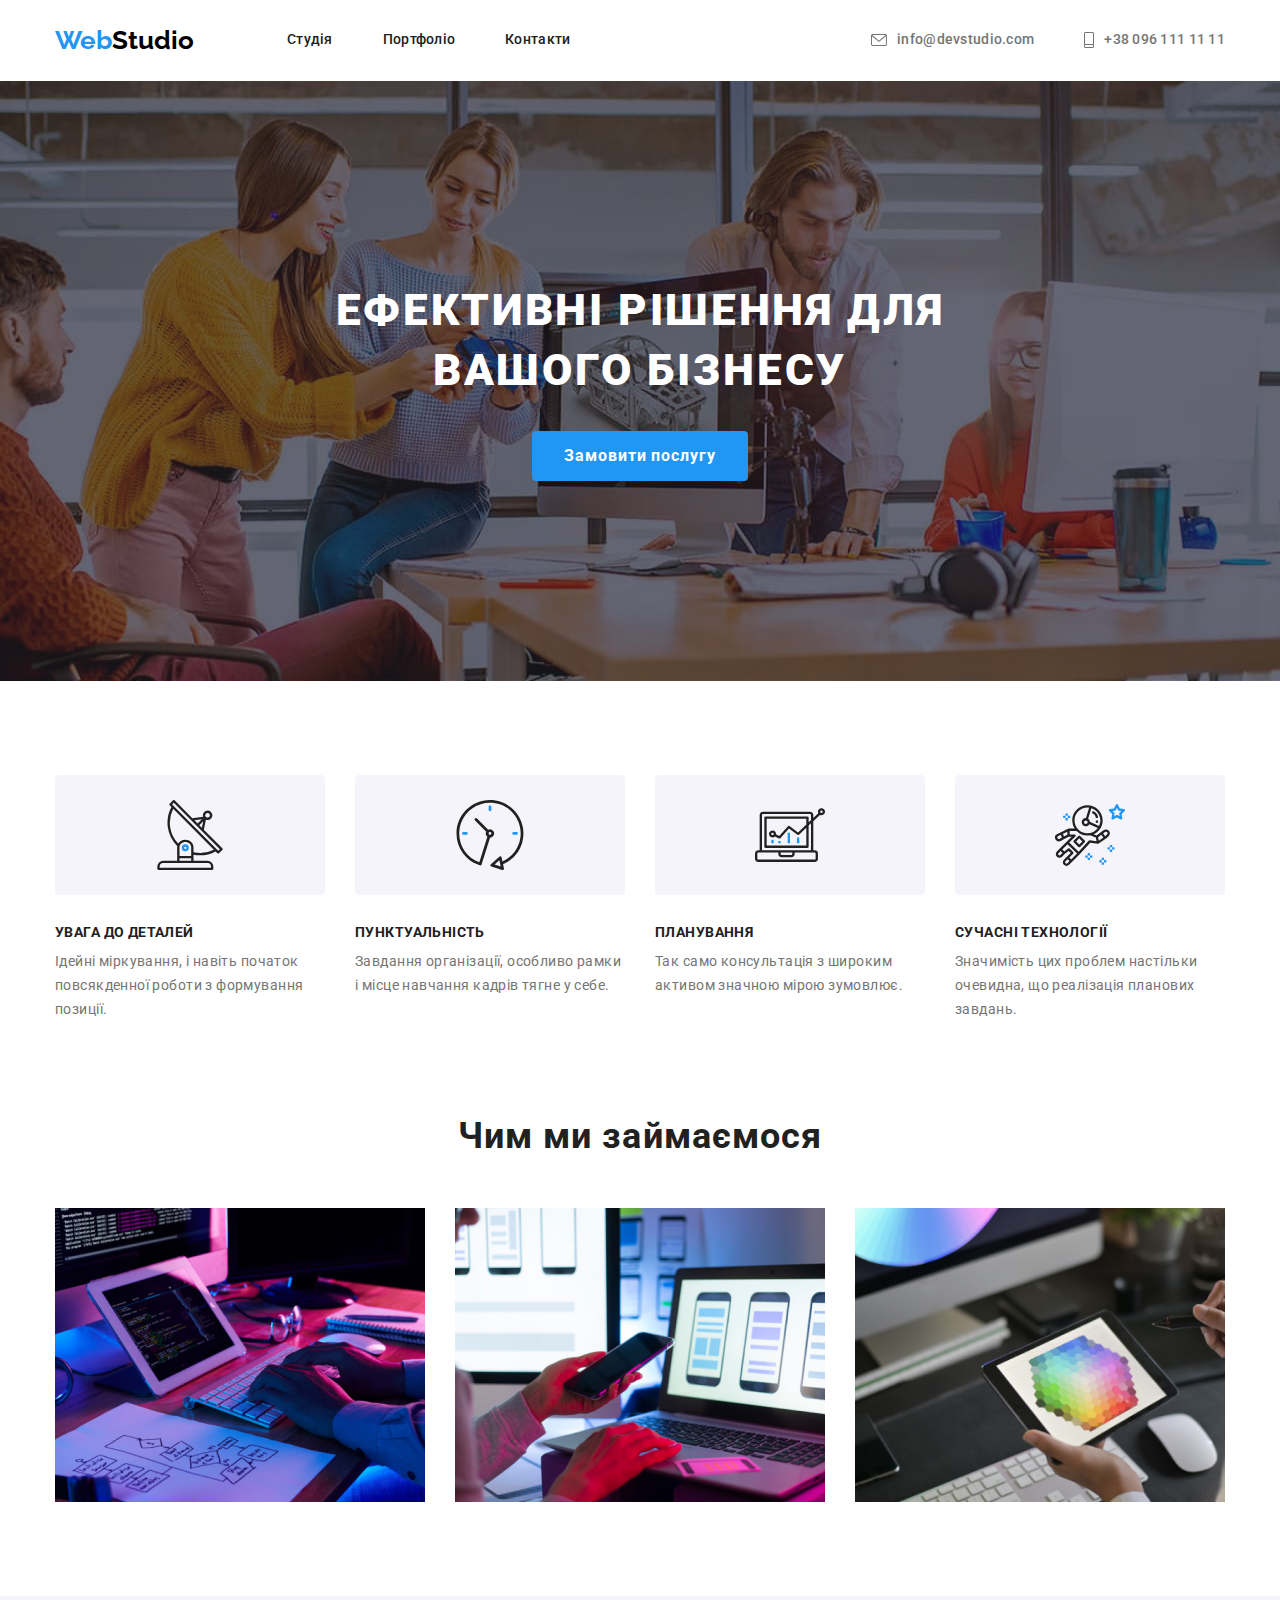
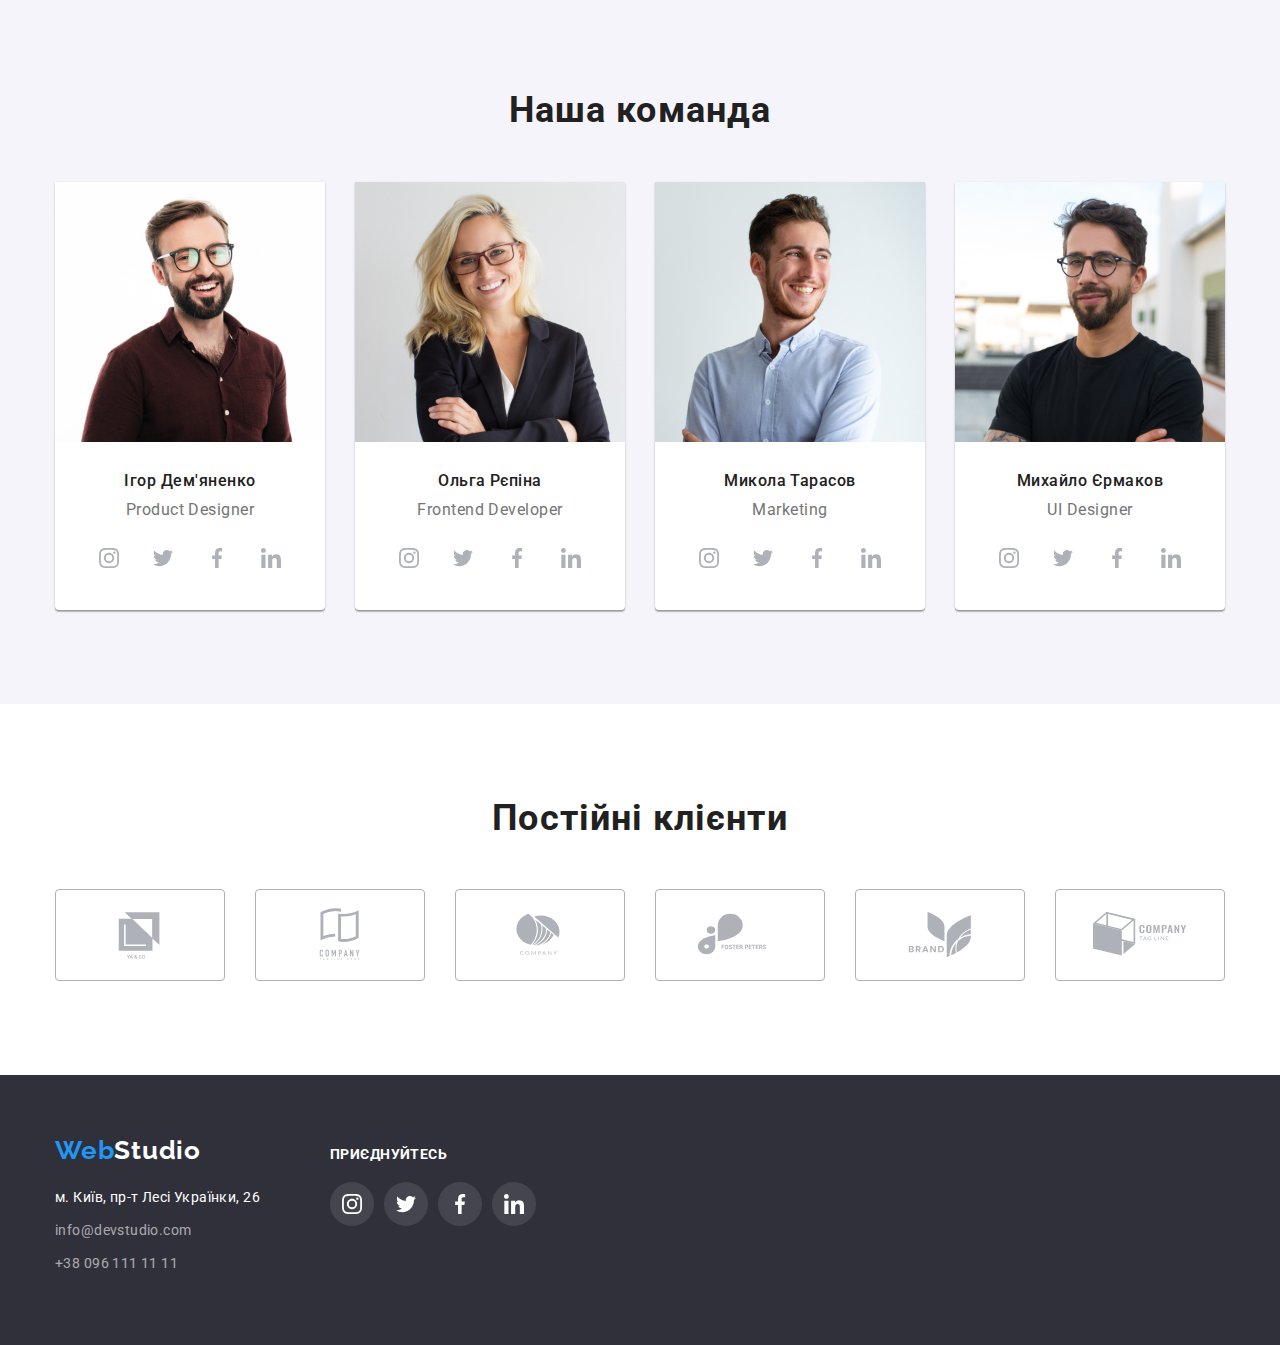
<file: index.html>
<!DOCTYPE html>
<html lang="uk">
  <head>
    <meta charset="UTF-8" />
    <meta http-equiv="X-UA-Compatible" content="IE=edge" />
    <meta name="viewport" content="width=device-width, initial-scale=1.0" />
    <title>Document</title>
    <link
      rel="stylesheet"
      href="https://cdnjs.cloudflare.com/ajax/libs/modern-normalize/1.1.0/modern-normalize.min.css"
    />
    <link rel="stylesheet" href="./css/styles.css" />
    <link rel="preconnect" href="https://fonts.googleapis.com" />
    <link rel="preconnect" href="https://fonts.gstatic.com" crossorigin />
    <link
      href="https://fonts.googleapis.com/css2?family=Raleway:wght@700&family=Roboto:wght@400;500;700;900&display=swap"
      rel="stylesheet"
    />
  </head>

  <body>
    <header>
      <div class="container">
        <div class="header-container">
          <nav class="header-nav">
            <a class="logo-link" href="#"><span class="logoweb">Web</span>Studio </a>
            <ul class="nav-links">
              <li>
                <a class="nav-link" href="#">Студія</a>
              </li>
              <li>
                <a class="nav-link" href="./portfolio.html">Портфоліо</a>
              </li>
              <li>
                <a class="nav-link" href="#">Контакти</a>
              </li>
            </ul>
          </nav>

          <ul class="contact-links">
            <li class="contact-links-list">
              <a class="contact-link" href="info@devstudio.com">
                <div class="contact-links-img">
                  <svg width="16" height="12">
                    <use href="./images/icons.svg#icon-envelope"></use>
                  </svg>
                </div>
                info@devstudio.com</a
              >
            </li>

            <li class="contact-links-list">
              <a class="contact-link" href="tel:+380961111111">
                <div class="contact-links-img">
                  <svg width="10" height="16">
                    <use href="./images/icons.svg#icon-phone"></use>
                  </svg>
                </div>
                +38 096 111 11 11</a
              >
            </li>
          </ul>
        </div>
      </div>
    </header>
    <main>
      <section class="main-section-button">
        <div class="container">
          <div class="container-main-button">
            <h1 class="main-text-button">Ефективні рішення для вашого бізнесу</h1>
            <button type="button" class="main-button">Замовити послугу</button>
          </div>
        </div>
      </section>
      <section class="main-text-section">
        <div class="container">
          <div class="container-main-text-title">
            <ul class="main-text">
              <li>
                <div class="main-text-img">
                  <svg width="70" height="70">
                    <use href="./images/icons.svg#icon-antenna"></use>
                  </svg>
                </div>
                <h3 class="main-text-title">УВАГА ДО ДЕТАЛЕЙ</h3>
                <p class="main-text-paragraph">
                  Ідейні міркування, і навіть початок повсякденної роботи з формування позиції.
                </p>
              </li>
              <li>
                <div class="main-text-img">
                  <svg width="70" height="70">
                    <use href="./images/icons.svg#icon-clock"></use>
                  </svg>
                </div>
                <h3 class="main-text-title">ПУНКТУАЛЬНІСТЬ</h3>
                <p class="main-text-paragraph">
                  Завдання організації, особливо рамки і місце навчання кадрів тягне у себе.
                </p>
              </li>
              <li>
                <div class="main-text-img">
                  <svg width="70" height="70">
                    <use href="./images/icons.svg#icon-diagram"></use>
                  </svg>
                </div>
                <h3 class="main-text-title">ПЛАНУВАННЯ</h3>
                <p class="main-text-paragraph">
                  Так само консультація з широким активом значною мірою зумовлює.
                </p>
              </li>
              <li>
                <div class="main-text-img">
                  <svg width="70" height="70">
                    <use href="./images/icons.svg#icon-astronaut"></use>
                  </svg>
                </div>
                <h3 class="main-text-title">СУЧАСНІ ТЕХНОЛОГІЇ</h3>
                <p class="main-text-paragraph">
                  Значимість цих проблем настільки очевидна, що реалізація планових завдань.
                </p>
              </li>
            </ul>
          </div>
        </div>
      </section>
      <section class="main-section-whatwedoings">
        <div class="container">
          <div class="container-main-whatwedoings">
            <h2 class="text-whatwedoing">Чим ми займаємося</h2>
            <ul class="main-section-whatwedoing">
              <li>
                <img
                  src="./images/studio.image/whatwedoing1.png"
                  alt="Написання коду"
                  width="370"
                />
              </li>

              <li>
                <img
                  src="./images/studio.image/whatwedoing2.png"
                  alt="Мобільний додаток"
                  width="370"
                />
              </li>

              <li>
                <img
                  src="./images/studio.image/whatwedoing3.png"
                  alt="Графічний дизайн"
                  width="370"
                />
              </li>
            </ul>
          </div>
        </div>
      </section>
      <section class="section-list-teams">
        <div class="container">
          <h2 class="team-title">Наша команда</h2>
          <ul class="list-teams-block">
            <li class="list-teams">
              <img
                src="./images/studio.image/ІгорДем'яненко.png"
                alt="Ігор Дем'яненко Product Designer"
                width="270"
              />
              <div class="team-text">
                <h3 class="list-team">Ігор Дем'яненко</h3>
                <p class="list-team-text">Product Designer</p>
                <div class="list-team-link">
                  <ul class="net-list">
                    <li class="net-item">
                      <a href="#" class="net-link">
                        <svg class="net-icon" width="20" height="20">
                          <use href="./images/icons.svg#icon-instagram"></use>
                        </svg>
                      </a>
                    </li>
                    <li class="net-item">
                      <a href="#" class="net-link">
                        <svg class="net-icon" width="20" height="20">
                          <use href="./images/icons.svg#icon-twitter"></use>
                        </svg>
                      </a>
                    </li>
                    <li class="net-item">
                      <a href="#" class="net-link">
                        <svg class="net-icon" width="20" height="20">
                          <use href="./images/icons.svg#icon-facebook"></use>
                        </svg>
                      </a>
                    </li>
                    <li class="net-item">
                      <a href="#" class="net-link">
                        <svg class="net-icon" width="20" height="20">
                          <use href="./images/icons.svg#icon-linkedin"></use>
                        </svg>
                      </a>
                    </li>
                  </ul>
                </div>
              </div>
            </li>

            <li class="list-teams">
              <img
                src="./images/studio.image/ОльгаРєпіна.png"
                alt="Ольга Рєпіна Frontend Developer"
                width="270"
              />
              <div class="team-text">
                <h3 class="list-team">Ольга Рєпіна</h3>
                <p class="list-team-text">Frontend Developer</p>
                <div class="list-team-link">
                  <ul class="net-list">
                    <li class="net-item">
                      <a href="#" class="net-link">
                        <svg class="net-icon" width="20" height="20">
                          <use href="./images/icons.svg#icon-instagram"></use>
                        </svg>
                      </a>
                    </li>
                    <li class="net-item">
                      <a href="#" class="net-link">
                        <svg class="net-icon" width="20" height="20">
                          <use href="./images/icons.svg#icon-twitter"></use>
                        </svg>
                      </a>
                    </li>
                    <li class="net-item">
                      <a href="#" class="net-link">
                        <svg class="net-icon" width="20" height="20">
                          <use href="./images/icons.svg#icon-facebook"></use>
                        </svg>
                      </a>
                    </li>
                    <li class="net-item">
                      <a href="#" class="net-link">
                        <svg class="net-icon" width="20" height="20">
                          <use href="./images/icons.svg#icon-linkedin"></use>
                        </svg>
                      </a>
                    </li>
                  </ul>
                </div>
              </div>
            </li>
            <li class="list-teams">
              <img
                src="./images/studio.image/МиколаТарасов.png"
                alt="Микола Тарасов Marketing"
                width="270"
              />
              <div class="team-text">
                <h3 class="list-team">Микола Тарасов</h3>
                <p class="list-team-text">Marketing</p>
                <div class="list-team-link">
                  <ul class="net-list">
                    <li class="net-item">
                      <a href="#" class="net-link">
                        <svg class="net-icon" width="20" height="20">
                          <use href="./images/icons.svg#icon-instagram"></use>
                        </svg>
                      </a>
                    </li>
                    <li class="net-item">
                      <a href="#" class="net-link">
                        <svg class="net-icon" width="20" height="20">
                          <use href="./images/icons.svg#icon-twitter"></use>
                        </svg>
                      </a>
                    </li>
                    <li class="net-item">
                      <a href="#" class="net-link">
                        <svg class="net-icon" width="20" height="20">
                          <use href="./images/icons.svg#icon-facebook"></use>
                        </svg>
                      </a>
                    </li>
                    <li class="net-item">
                      <a href="#" class="net-link">
                        <svg class="net-icon" width="20" height="20">
                          <use href="./images/icons.svg#icon-linkedin"></use>
                        </svg>
                      </a>
                    </li>
                  </ul>
                </div>
              </div>
            </li>
            <li class="list-teams">
              <img
                src="./images/studio.image/МихайлоЄрмаков.png"
                alt="Михайло Єрмаков UI Designer"
                width="270"
              />
              <div class="team-text">
                <h3 class="list-team">Михайло Єрмаков</h3>
                <p class="list-team-text">UI Designer</p>
                <div class="list-team-link">
                  <ul class="net-list">
                    <li class="net-item">
                      <a href="#" class="net-link">
                        <svg class="net-icon" width="20" height="20">
                          <use href="./images/icons.svg#icon-instagram"></use>
                        </svg>
                      </a>
                    </li>
                    <li class="net-item">
                      <a href="#" class="net-link">
                        <svg class="net-icon" width="20" height="20">
                          <use href="./images/icons.svg#icon-twitter"></use>
                        </svg>
                      </a>
                    </li>
                    <li class="net-item">
                      <a href="#" class="net-link">
                        <svg class="net-icon" width="20" height="20">
                          <use href="./images/icons.svg#icon-facebook"></use>
                        </svg>
                      </a>
                    </li>
                    <li class="net-item">
                      <a href="#" class="net-link">
                        <svg class="net-icon" width="20" height="20">
                          <use href="./images/icons.svg#icon-linkedin"></use>
                        </svg>
                      </a>
                    </li>
                  </ul>
                </div>
              </div>
            </li>
          </ul>
        </div>
      </section>
      <section class="permanent-clients-section">
        <div class="container">
          <h2 class="permanent-clients-title">Постійні клієнти</h2>
          <ul class="permanent-clients-block">
            <li>
              <a href="#" class="permanent-clients-link">
                <svg class="permanent-icon" width="106" height="60">
                  <use href="./images/icons.svg#icon-company1"></use>
                </svg>
              </a>
            </li>
            <li>
              <a href="#" class="permanent-clients-link">
                <svg class="permanent-icon" width="106" height="60">
                  <use href="./images/icons.svg#icon-company2"></use>
                </svg>
              </a>
            </li>
            <li>
              <a href="#" class="permanent-clients-link">
                <svg class="permanent-icon" width="106" height="60">
                  <use href="./images/icons.svg#icon-company3"></use>
                </svg>
              </a>
            </li>
            <li>
              <a href="#" class="permanent-clients-link">
                <svg class="permanent-icon" width="106" height="60">
                  <use href="./images/icons.svg#icon-company4"></use>
                </svg>
              </a>
            </li>
            <li>
              <a href="#" class="permanent-clients-link">
                <svg class="permanent-icon" width="106" height="60">
                  <use href="./images/icons.svg#icon-company5"></use>
                </svg>
              </a>
            </li>
            <li>
              <a href="#" class="permanent-clients-link">
                <svg class="permanent-icon" width="106" height="60">
                  <use href="./images/icons.svg#icon-company6"></use>
                </svg>
              </a>
            </li>
          </ul>
        </div>
      </section>
    </main>
    <footer>
      <div class="container">
        <div class="container-footer-wrapper">
          <div class="container-footer">
            <a class="logo-link-footer" href="#"><span class="logoweb-footer">Web</span>Studio </a>
            <ul class="contact-links-footer">
              <li class="link-address">м. Київ, пр-т Лесі Українки, 26</li>
              <li class="contact-link-footer">info@devstudio.com</li>
              <li class="contact-link-footer">+38 096 111 11 11</li>
            </ul>
          </div>
          <div class="container-soc-links-footer">
            <p class="soc-link-text">приєднуйтесь</p>
            <div class="soc-links-footer">
              <ul class="soc-links">
                <li class="soc-link">
                  <a href="#" class="footer-soc-link">
                    <svg class="footer-net-icon" width="20" height="20">
                      <use href="./images/icons.svg#icon-instagram"></use>
                    </svg>
                  </a>
                </li>
                <li class="soc-link">
                  <a href="#" class="footer-soc-link">
                    <svg class="footer-net-icon" width="20" height="20">
                      <use href="./images/icons.svg#icon-twitter"></use>
                    </svg>
                  </a>
                </li>
                <li class="soc-link">
                  <a href="#" class="footer-soc-link">
                    <svg class="footer-net-icon" width="20" height="20">
                      <use href="./images/icons.svg#icon-facebook"></use>
                    </svg>
                  </a>
                </li>
                <li class="soc-link">
                  <a href="#" class="footer-soc-link">
                    <svg class="footer-net-icon" width="20" height="20">
                      <use href="./images/icons.svg#icon-linkedin"></use>
                    </svg>
                  </a>
                </li>
              </ul>
            </div>
          </div>
        </div>
      </div>
    </footer>
  </body>
</html>
</file>
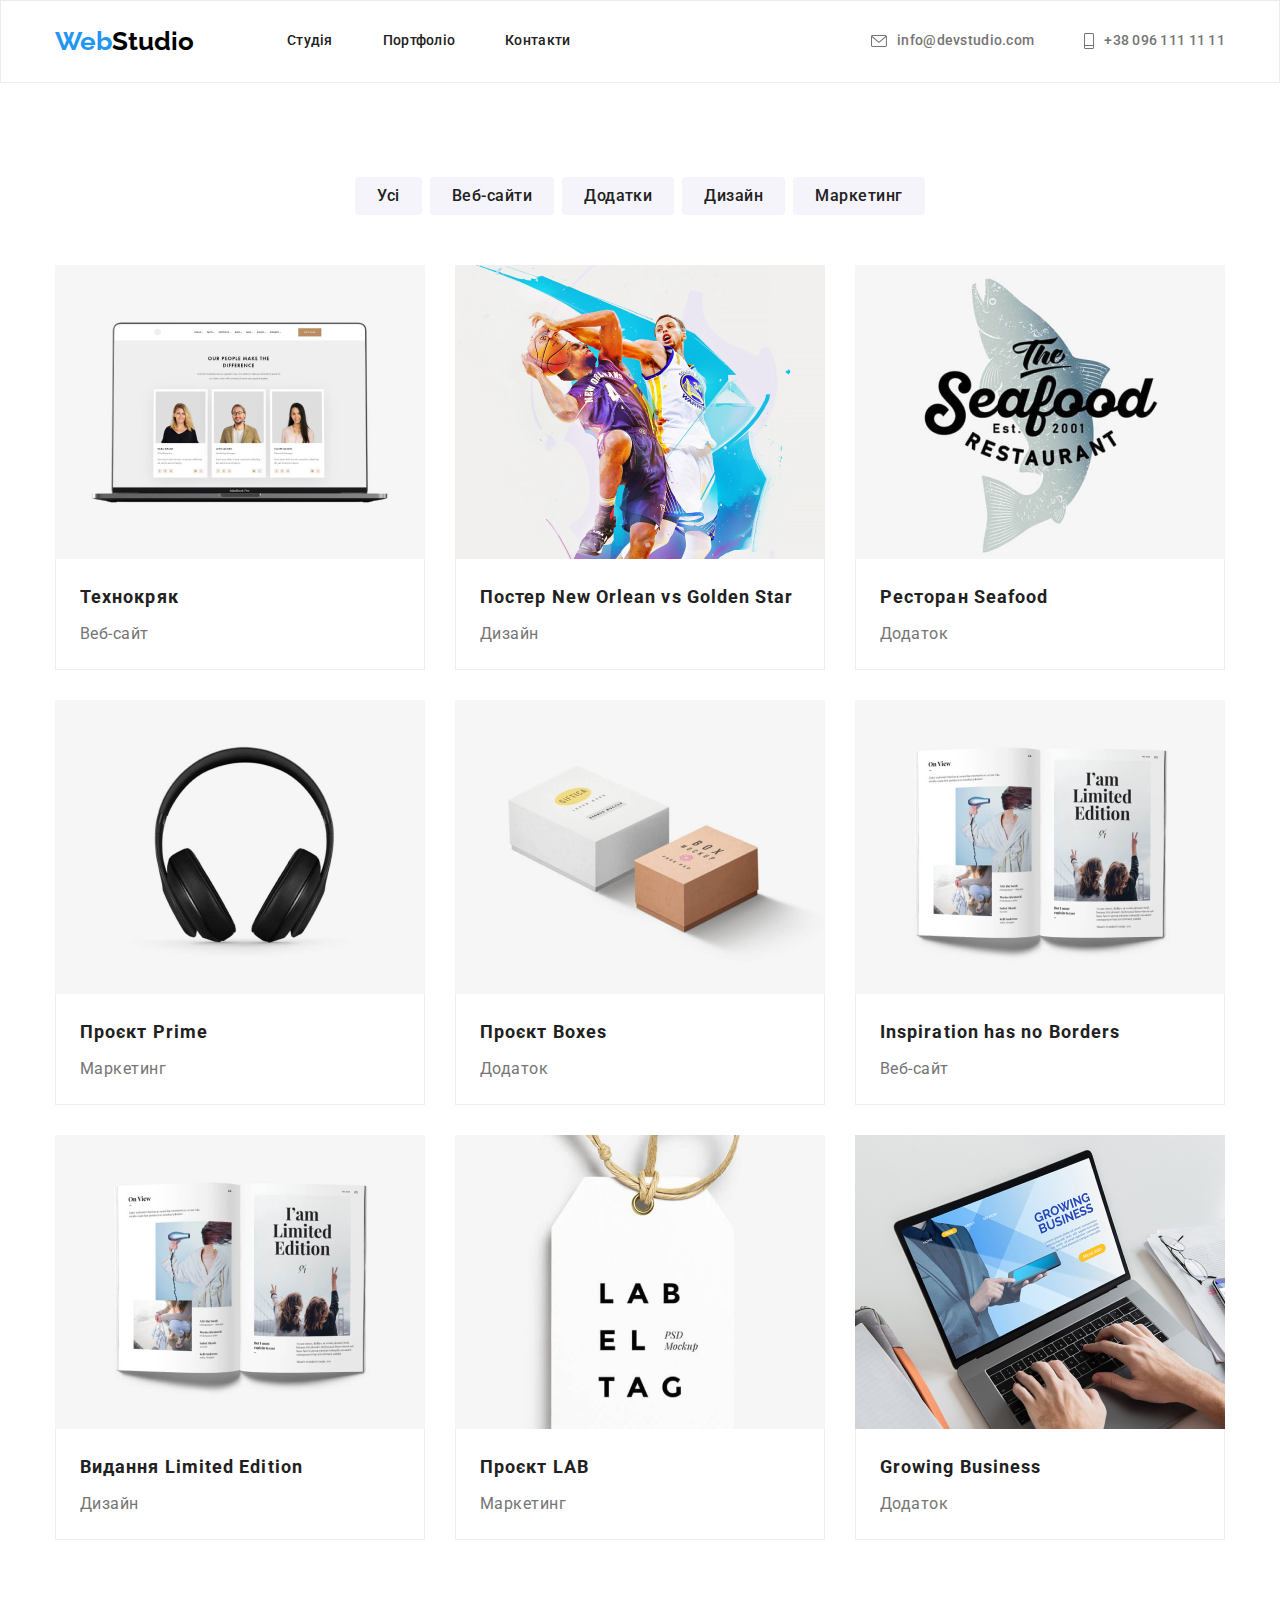
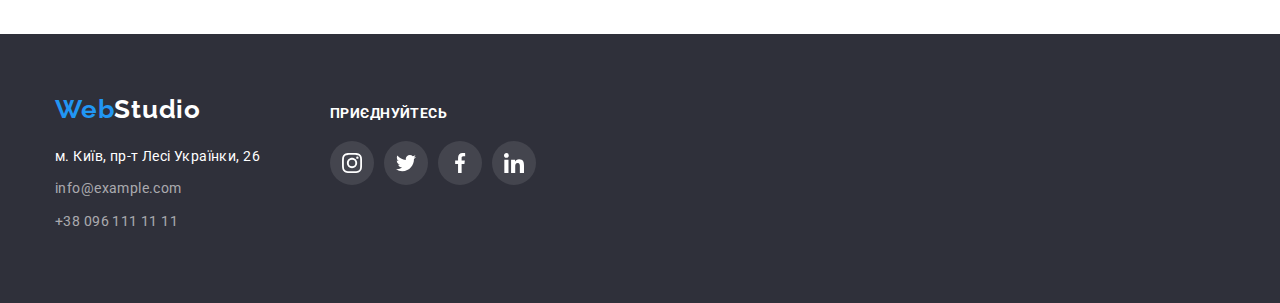
<file: portfolio.html>
<!DOCTYPE html>
<html lang="uk">
  <head>
    <meta charset="UTF-8" />
    <meta http-equiv="X-UA-Compatible" content="IE=edge" />
    <meta name="viewport" content="width=device-width, initial-scale=1.0" />
    <title>Document</title>
    <link
      rel="stylesheet"
      href="https://cdnjs.cloudflare.com/ajax/libs/modern-normalize/1.1.0/modern-normalize.min.css"
    />
    <link rel="stylesheet" href="./css/styles.css" />
    <link rel="preconnect" href="https://fonts.googleapis.com" />
    <link rel="preconnect" href="https://fonts.gstatic.com" crossorigin />

    <link
      href="https://fonts.googleapis.com/css2?family=Raleway:wght@700&family=Roboto:wght@400;500;700;900&display=swap"
      rel="stylesheet"
    />
  </head>

  <body class="body-portfolio">
    <header class="header-portfolio">
      <div class="container">
        <div class="header-container">
          <nav class="header-nav">
            <a class="logo-link" href="#"><span class="logoweb">Web</span>Studio </a>
            <ul class="nav-links">
              <li>
                <a class="nav-link" href="./index.html">Студія</a>
              </li>
              <li>
                <a class="nav-link" href="./portfolio.html">Портфоліо</a>
              </li>
              <li>
                <a class="nav-link" href="#">Контакти</a>
              </li>
            </ul>
          </nav>

          <ul class="contact-links">
            <li class="contact-links-list">
              <a class="contact-link" href="info@devstudio.com">
                <div class="contact-links-img">
                  <svg width="16" height="12">
                    <use href="./images/icons.svg#icon-envelope"></use>
                  </svg>
                </div>
                info@devstudio.com
              </a>
            </li>
          
            <li class="contact-links-list">
              <a class="contact-link" href="tel:+380961111111">
                <div class="contact-links-img">
                  <svg width="10" height="16">
                    <use href="./images/icons.svg#icon-phone"></use>
                  </svg>
                </div>
                +38 096 111 11 11
              </a>
            </li>
          </ul>
        </div>
      </div>
    </header>
    <main>
      <section class="section-portfolio">
        <div class="container">
          <ul class="list-buttons-portfolio">
            <li><button type="button" class="button-portfolio">Усі</button></li>
            <li><button type="button" class="button-portfolio">Веб-сайти</button></li>
            <li><button type="button" class="button-portfolio">Додатки</button></li>
            <li><button type="button" class="button-portfolio">Дизайн</button></li>
            <li><button type="button" class="button-portfolio">Маркетинг</button></li>
          </ul>

          <ul class="list-portfolio-box">
            <li class="porfolio-box">
              <a href="#1" title="Розробка веб-сайтів">
                <img src="./images/portfolio.image/web-site.jpg" alt="Ноутбук із сайтом" />
              </a>
              <div class="portfolio-text">
                <h2 class="portfolio-title">Технокряк</h2>
                <p class="portfolio-paragraph">Веб-сайт</p>
              </div>
            </li>

            <li class="porfolio-box">
              <a href="#2" title="Дизайн">
                <img
                  src="./images/portfolio.image/design.jpg"
                  alt="Постер New Orlean vs Golden Star"
                />
              </a>
              <div class="portfolio-text">
                <h2 class="portfolio-title">Постер New Orlean vs Golden Star</h2>
                <p class="portfolio-paragraph">Дизайн</p>
              </div>
            </li>

            <li class="porfolio-box">
              <a href="#3" title="Додаток">
                <img src="./images/portfolio.image/addition.jpg" alt="Ресторан Морська Їжа" />
              </a>
              <div class="portfolio-text">
                <h2 class="portfolio-title">Ресторан Seafood</h2>
                <p class="portfolio-paragraph">Додаток</p>
              </div>
            </li>

            <li class="porfolio-box">
              <a href="#4" title="Маркетинг">
                <img src="./images/portfolio.image/marketing.jpg" alt="Навушники" />
              </a>
              <div class="portfolio-text">
                <h2 class="portfolio-title">Проєкт Prime</h2>
                <p class="portfolio-paragraph">Маркетинг</p>
              </div>
            </li>

            <li class="porfolio-box">
              <a href="#5" title="Додаток">
                <img src="./images/portfolio.image/addition2.jpg" alt="Дві коробки" />
              </a>
              <div class="portfolio-text">
                <h2 class="portfolio-title">Проєкт Boxes</h2>
                <p class="portfolio-paragraph">Додаток</p>
              </div>
            </li>

            <li class="porfolio-box">
              <a href="#6" title="Веб-сайт">
                <img src="./images/portfolio.image/design2.jpg" alt="Монітор із сайтом" />
              </a>
              <div class="portfolio-text">
                <h2 class="portfolio-title">Inspiration has no Borders</h2>
                <p class="portfolio-paragraph">Веб-сайт</p>
              </div>
            </li>

            <li class="porfolio-box">
              <a href="#7" title="Дизайн">
                <img src="./images/portfolio.image/design2.jpg" alt="Відкритий журнал" />
              </a>
              <div class="portfolio-text">
                <h2 class="portfolio-title">Видання Limited Edition</h2>
                <p class="portfolio-paragraph">Дизайн</p>
              </div>
            </li>

            <li class="porfolio-box">
              <a href="#8" title="Маркетинг">
                <img src="./images/portfolio.image/marketing2.jpg" alt="Бірка LAB" />
              </a>
              <div class="portfolio-text">
                <h2 class="portfolio-title">Проєкт LAB</h2>
                <p class="portfolio-paragraph">Маркетинг</p>
              </div>
            </li>

            <li class="porfolio-box">
              <a href="#9" title="Додаток">
                <img
                  src="./images/portfolio.image/addition3.jpg"
                  alt="Відкритий ноутбук із сайтом"
                />
              </a>
              <div class="portfolio-text">
                <h2 class="portfolio-title">Growing Business</h2>
                <p class="portfolio-paragraph">Додаток</p>
              </div>
            </li>
          </ul>
        </div>
      </section>
    </main>
        <footer>
          <div class="container">
            <div class="container-footer-wrapper">
              <div class="container-footer">
                <a class="logo-link-footer" href="#"><span class="logoweb-footer">Web</span>Studio </a>
                <ul class="contact-links-footer">
                  <li class="link-address">м. Київ, пр-т Лесі Українки, 26</li>
                  <li class="contact-link-footer">info@example.com</li>
                  <li class="contact-link-footer">+38 096 111 11 11</li>
                </ul>
              </div>
              <div class="container-soc-links-footer">
                <p class="soc-link-text">приєднуйтесь</p>
                <div class="soc-links-footer">
                  <ul class="soc-links">
                    <li class="soc-link">
                      <a href="#" class="footer-soc-link">
                        <svg class="footer-net-icon" width="20" height="20">
                          <use href="./images/icons.svg#icon-instagram"></use>
                        </svg>
                      </a>
                    </li>
                    <li class="soc-link">
                      <a href="#" class="footer-soc-link">
                        <svg class="footer-net-icon" width="20" height="20">
                          <use href="./images/icons.svg#icon-twitter"></use>
                        </svg>
                      </a>
                    </li>
                    <li class="soc-link">
                      <a href="#" class="footer-soc-link">
                        <svg class="footer-net-icon" width="20" height="20">
                          <use href="./images/icons.svg#icon-facebook"></use>
                        </svg>
                      </a>
                    </li>
                    <li class="soc-link">
                      <a href="#" class="footer-soc-link">
                        <svg class="footer-net-icon" width="20" height="20">
                          <use href="./images/icons.svg#icon-linkedin"></use>
                        </svg>
                      </a>
                    </li>
                  </ul>
                </div>
              </div>
            </div>
        
          </div>
        </footer>
  </body>
</html>
</file>
<file: css/styles.css>
:root {
  --color-primary: #212121;
  --color-backgorund: #f5f4fa;
  --color-brand: #2f303a;
  --color-text: #757575;
  --color-backgorund2: #f5f5f5;
  --color-soc-link: #afb1b8;
  --color-focus: #2196f3;
}
h1,
h2,
h3,
h4,
h5,
h6,
p,
ul {
  margin: 0;
  padding: 0;
}
ul {
  list-style-type: none;
}

*,
*::before,
*::after {
  box-sizing: border-box;
}
img {
  display: block;
  max-width: 100%;
  height: auto;
}

body {
  color: var(--color-primary);
  font-family: 'Roboto', sans-serif;
  font-size: 16px;
  font-weight: 400;
  background-color: #fff;
}
section {
  padding: 94px 0;
}

.container {
  width: 100%;
  max-width: 1200px;
  padding: 0 15px;
  margin: 0 auto;
}
header {
  padding: 25px 0;
  background-color: #fff;
}
.header-container {
  display: flex;
  align-items: center;
  justify-content: space-between;
}
.header-nav {
  display: flex;
  flex-grow: 1;
  align-items: center;
}

.logo-link {
  color: #000000;
  font-family: 'Raleway', sans-serif;
  font-weight: 700;
  font-size: 26px;
  line-height: 1.19;
  text-decoration: none;
}
.logoweb {
  color: #2196f3;
}
.nav-links {
  display: flex;
  gap: 50px;
  margin-left: 93px;

  font-weight: 500;
  font-size: 14px;
  line-height: 1.14;
  letter-spacing: 0.02em;
}

.nav-link {
  color: var(--color-primary);
  text-decoration: none;
}

.nav-links .nav-link:hover {
  color: #2196f3;
}
.nav-links .nav-link:focus {
  color: var(--color-focus);
}
.contact-links {
  display: flex;
  gap: 50px;
  font-weight: 500;
  font-size: 14px;
  line-height: 1.14;
  letter-spacing: 0.02em;
}

.contact-links-img {
  display: flex;
  justify-content: center;
  align-items: center;
  fill: var(--color-text);
  margin-right: 10px;
}
.contact-link:hover .contact-links-img,
.contact-link:focus .contact-links-img {
  fill: var(--color-focus);
}

.contact-link {
  display: flex;
  justify-content: center;
  align-items: center;
  color: var(--color-text);
  text-decoration: none;
  cursor: pointer;
}
.contact-link:hover {
  color: var(--color-focus);
}
.contact-link:focus {
  color: var(--color-focus);
}
.main-section-button {
  background-position: center;
  background-repeat: no-repeat;
  padding: 200px 0;
  background-image: linear-gradient(to right, rgba(47, 48, 58, 0.4), rgba(47, 48, 58, 0.4)), url(../images/studio.image/backgroundimage.jpg);
}
.container-main-button {
  text-align: center;
}
.main-text-button {
  margin: 0 auto;
  max-width: 696px;
  font-weight: 900;
  font-size: 44px;
  line-height: 1.36;
  letter-spacing: 0.06em;
  text-transform: uppercase;
  color: #fff;
}
.main-button {
  margin-top: 30px;
  padding: 10px 32px;
  font-weight: 700;
  font-size: 16px;
  line-height: 1.87;
  letter-spacing: 0.06em;
  color: #fff;
  background-color: #2196f3;
  border: none;
  border-radius: 4px;
}
.main-button:hover {
  background-color: #188ce8;
  color: #fff;
}
.main-text-section {
  background-color: #fff;
  padding-bottom: initial;
}
.main-text {
  display: flex;
  gap: 30px;
  flex-basis: calc((100%-90px) / 4);
}

.main-text-img {
  display: flex;
  justify-content: center;
  align-items: center;
  width: 270px;
  height: 120px;
  margin-bottom: 30px;
  background-color: var(--color-backgorund);
  border-radius: 4px;

}
.main-text-title {
  margin-bottom: 10px;
  font-weight: 700;
  font-size: 14px;
  line-height: 1.14;
  letter-spacing: 0.03em;
  text-transform: uppercase;
  text-decoration: none;
  color: var(--color-primary);
}
.main-text-paragraph {
  font-size: 14px;
  line-height: 1.71;
  letter-spacing: 0.03em;
  color: var(--color-text);
  text-decoration: none;
}

.main-section-whatwedoing {
  display: flex;
  gap: 30px;
  flex-basis: calc((100%-90px) / 3);
  justify-content: center;

  background-color: #fff;
}
.container-main-whatwedoings {
  text-align: center;
}
.text-whatwedoing {
  margin-bottom: 50px;
  font-weight: 700;
  font-size: 36px;
  line-height: 1.16;
  letter-spacing: 0.03em;
  color: var(--color-primary);
}
.section-list-teams {
  background-color: var(--color-backgorund);
}
.list-teams-block {
  display: flex;
  gap: 30px;
  flex-basis: calc((100%-90px) / 4);
  justify-content: center;
}
.team-title {
  text-align: center;
  margin-bottom: 50px;
  font-weight: 700;
  font-size: 36px;
  line-height: 1.16;
  letter-spacing: 0.03em;
  color: var(--color-primary);
}
.list-team {
  margin-bottom: 10px;
  text-align: center;
  font-weight: 500;
  font-size: 16px;
  line-height: 1.18;
  letter-spacing: 0.03em;
  color: var(--color-primary);
}
.list-team-text {
  margin-bottom: 16px;
  text-align: center;
  font-size: 16px;
  line-height: 1.18;
  letter-spacing: 0.03em;
  color: var(--color-text);
}
.list-teams {
  background-color: #fff;
  box-shadow: 0px 1px 3px rgba(0, 0, 0, 0.12), 0px 1px 1px rgba(0, 0, 0, 0.14),
    0px 2px 1px rgba(0, 0, 0, 0.2);
  border-radius: 0px 0px 4px 4px;
}
.team-text {
  padding: 30px 0;
}

.net-list {
  display: flex;
  justify-content: center;
  gap: 10px;
}
.net-link {
  width: 44px;
  height: 44px;
  display: flex;
  align-items: center;
  justify-content: center;
  background-color: #fff;
  border-radius: 50%;
}
.net-link {
  fill: var(--color-soc-link);
}
.net-link:hover,
.net-link:focus {
  fill: #fff;
  background-color: var(--color-focus);
  outline: var(--color-focus);
}

.permanent-clients-title {
  margin-bottom: 50px;
  font-weight: 700;
  font-size: 36px;
  line-height: 1.16;
  text-align: center;
  letter-spacing: 0.03em;
}
.permanent-clients-block {
  display: flex;
  justify-content: center;
  gap: 30px;
}

.permanent-clients-link {
  width: 170px;
  height: 92px;
  display: flex;
  align-items: center;
  justify-content: center;
  fill: #afb1b8;
  border: 1px solid #afb1b8;
  border-radius: 4px;
}
.permanent-clients-link:hover,
.permanent-clients-link:focus {
  fill: var(--color-focus);
  border-color: var(--color-focus);
  outline: var(--color-focus);
}

footer {
  /* padding: 60px 0; */
  background-color: var(--color-brand);
}

.logo-link-footer {
  padding-top: 60px;

  color: #fff;
  font-family: 'Raleway', sans-serif;
  font-weight: 700;
  font-size: 26px;
  line-height: 1.19;
  letter-spacing: 0.03em;
  text-decoration: none;
}
.logoweb-footer {
  color: #2196f3;
}
.link-address {
  margin-bottom: 9px;
  font-size: 14px;
  line-height: 1.71;
  letter-spacing: 0.03em;
  color: #fff;
}
.contact-links-footer {
  margin-top: 20px;
}
.contact-link-footer {
  margin: 9px 0;
  font-size: 14px;
  line-height: 1.71;
  letter-spacing: 0.03em;
  color: rgba(255, 255, 255, 0.6);
}
.container-soc-links-footer{
  align-items: baseline;
  margin-left: 70px;
}
.container-footer-wrapper{
  align-items: baseline;
  display: flex;
  padding: 60px 0;
}
.soc-link-text{
  color: #fff;
  font-style: normal;
    font-weight: 700;
    font-size: 14px;
    line-height: 16px;
    letter-spacing: 0.03em;
    text-transform: uppercase;
    margin-bottom: 20px;
    
}
.soc-links{
  display: flex;
  gap: 10px;
}
.footer-soc-link{
  width: 44px;
    height: 44px;
    display: flex;
    align-items: center;
    justify-content: center;
    background-color: rgba(255, 255, 255, 0.1);;
    border-radius: 50%;
}
.footer-net-icon{
  fill: #fff;
}
.footer-soc-link:hover,
.footer-soc-link:focus
{
  fill: #fff;
  background-color: var(--color-focus);
  outline: var(--color-focus);
}




.header-portfolio {
  border: 1px solid #ececec;
}

.button-portfolio {
  padding: 6px 22px;
  font-weight: 500;
  font-size: 16px;
  line-height: 1.62;
  letter-spacing: 0.03em;
  color: var(--color-primary);
  background: var(--color-backgorund);
  border-radius: 4px;
  border: none;
  cursor: pointer;
}
.button-portfolio:focus {
  background-color: var(--color-focus);
  color: #fff;
}
.button-portfolio:hover {
  background-color: #2196f3;
  color: #fff;
}

.list-buttons-portfolio {
  display: flex;
  justify-content: center;
  gap: 8px;
}

.list-portfolio-box {
  display: flex;
  margin-top: 50px;
  gap: 30px;
  flex-wrap: wrap;
}
.porfolio-box {
  box-sizing: border-box;
  background: #ffffff;
  cursor: pointer;
}
.porfolio-box:focus,
.porfolio-box:hover{
  box-shadow: 0px 1px 1px rgba(0, 0, 0, 0.12), 0px 4px 4px rgba(0, 0, 0, 0.06), 1px 4px 6px rgba(0, 0, 0, 0.16);
}
.portfolio-title {
  margin-bottom: 4px;
  font-weight: 700;
  font-size: 18px;
  line-height: 2;
  letter-spacing: 0.06em;
  color: var(--color-primary);
}
.portfolio-paragraph {
  font-size: 16px;
  line-height: 1.87;
  letter-spacing: 0.03em;
  color: var(--color-text);
}
.portfolio-text {
  border-left: 1px solid #eeeeee;
  border-right: 1px solid #eeeeee;
  border-bottom: 1px solid #eeeeee;
  padding: 20px 24px;
}
</file>
